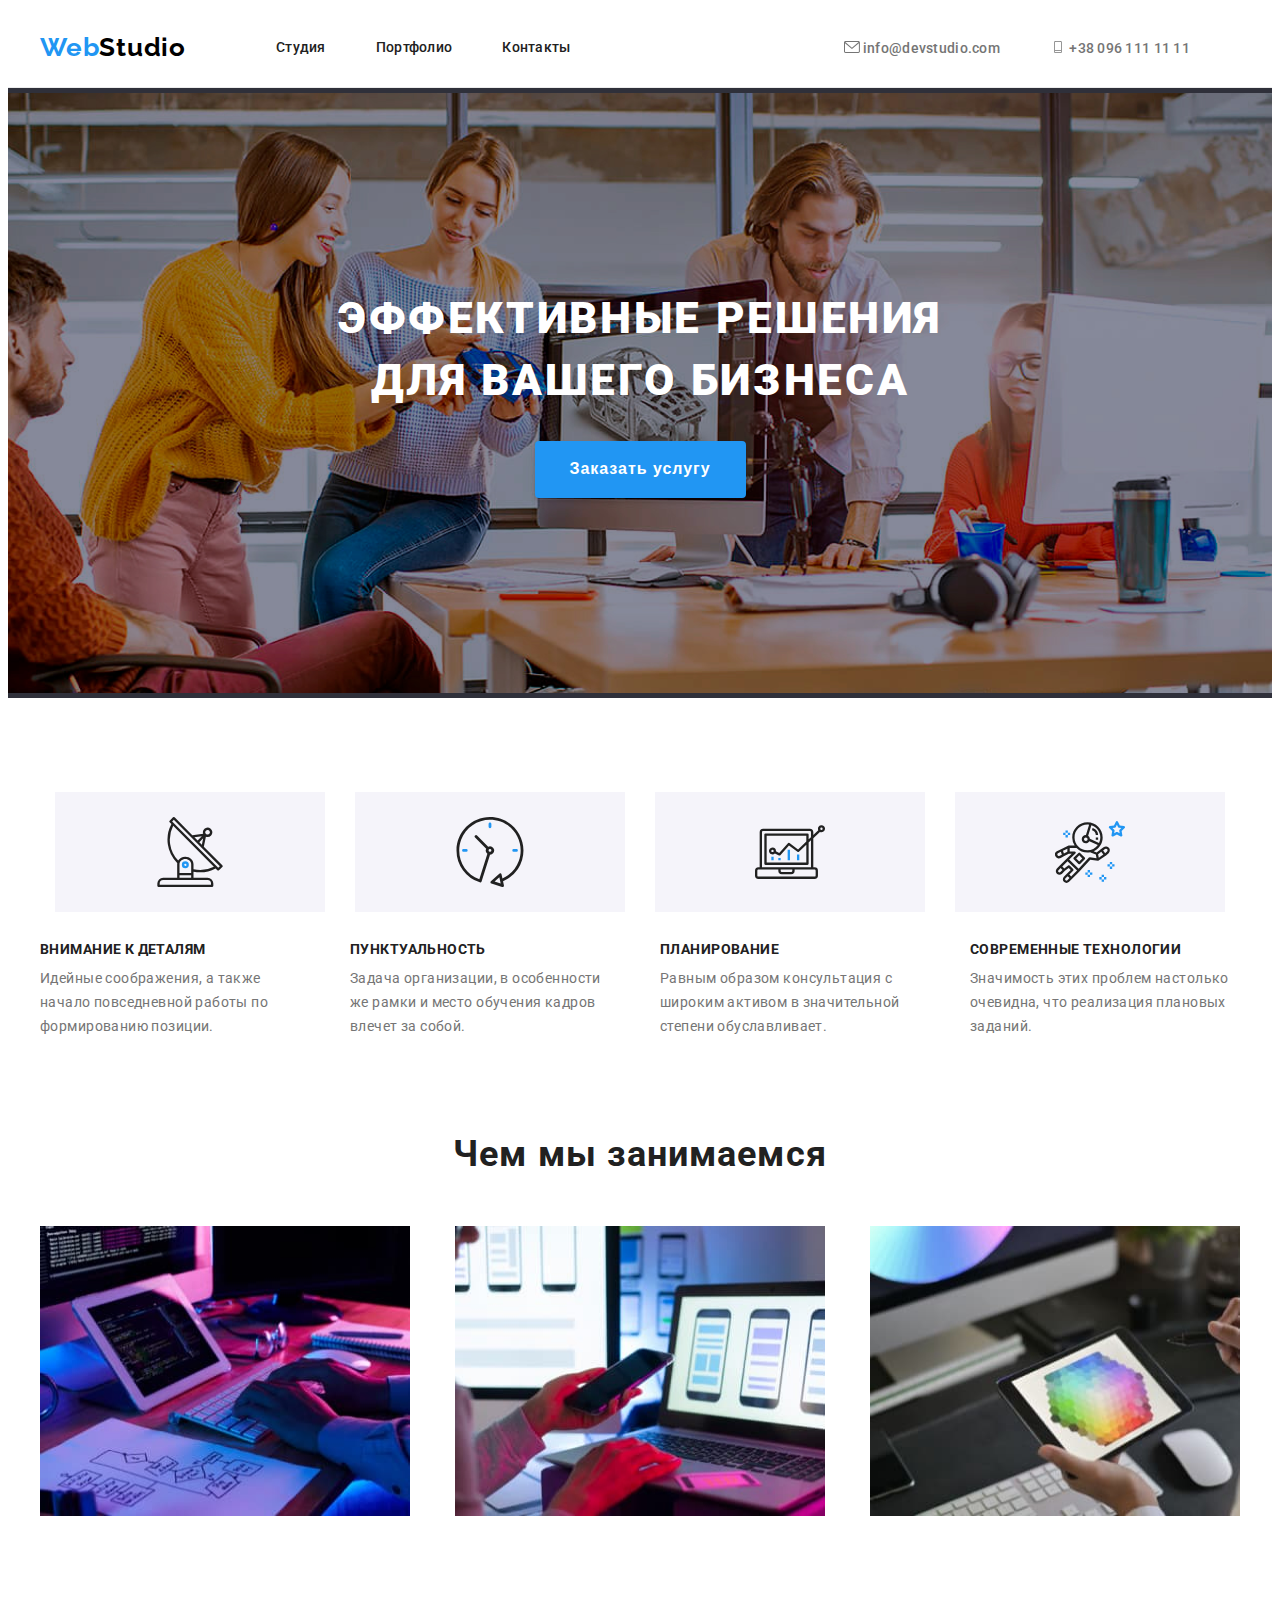
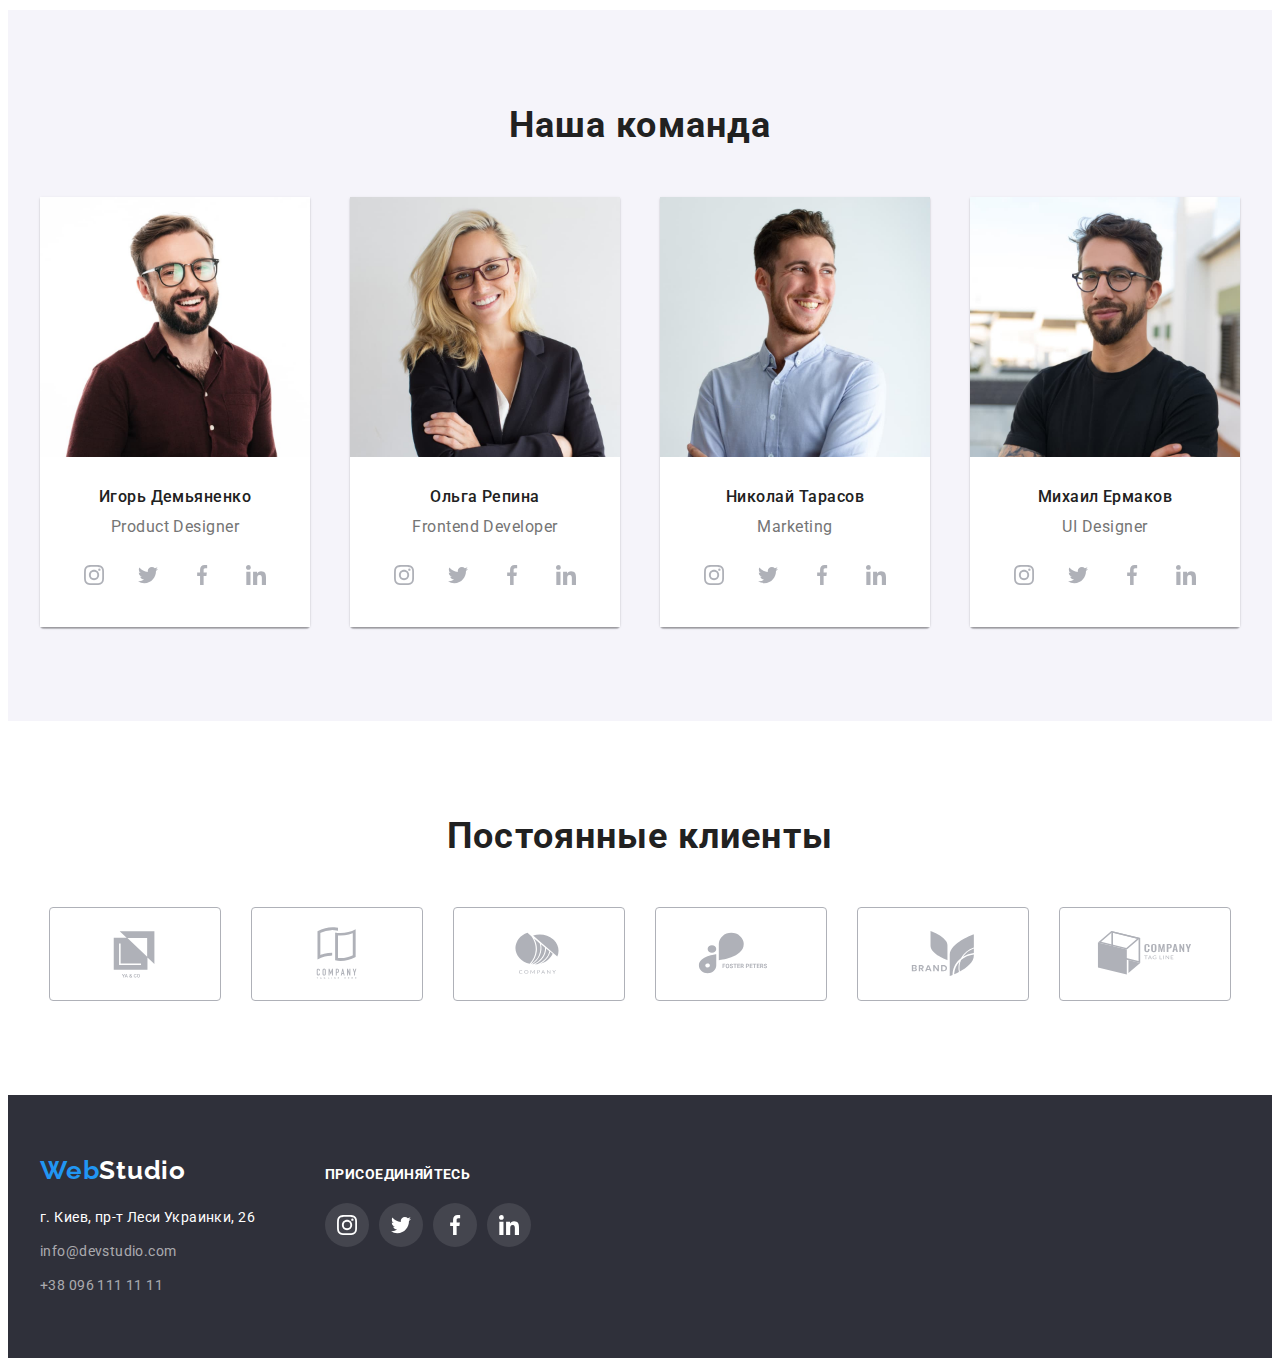
<file: index.html>
<!DOCTYPE html>
<html lang="ru">
<head>
    <meta charset="UTF-8">
    <meta http-equiv="X-UA-Compatible" content="IE=edge">
    <meta name="viewport" content="width=device-width, initial-scale=1.0">
    <title> WebStudio | Студия </title>
   
   
    <!-- Google Fonts start -->
    
    <link rel="preconnect" href="https://fonts.googleapis.com">
    <link rel="preconnect" href="https://fonts.gstatic.com" crossorigin>
    <link href="https://fonts.googleapis.com/css2?family=Raleway:wght@700&family=Roboto:wght@400;500;700;900&display=swap"
        rel="stylesheet">
    
    <!-- Google Fonts end -->

    <!-- Modern Normalise start -->

    <link rel="stylesheet" href="https://cdnjs.cloudflare.com/ajax/libs/modern-normalize/1.1.0/modern-normalize.min.css"
        integrity="sha512-wpPYUAdjBVSE4KJnH1VR1HeZfpl1ub8YT/NKx4PuQ5NmX2tKuGu6U/JRp5y+Y8XG2tV+wKQpNHVUX03MfMFn9Q=="
        crossorigin="anonymous" referrerpolicy="no-referrer" />

    <!-- Moder Normalise end -->
   
    <link rel="stylesheet" href="./css/styles.css">

</head>

<body class="body">
                <!-- Header Section -->
    <header class="header">
        <div class="container  header-container">
        <a href="" class="header-logo">Web<span class="header-logo-studio">Studio</span></a>
        <nav class="header-nav ">
            <ul class="header-list-flex">
                <li class="header-item header-studio">
                    <a href="index.html" class="header-link"> Студия </a>
                </li>
                <li class="header-item ">
                    <a href="portfolio.html" class="header-link"> Портфолио </a>
                </li>
                <li class="header-item">
                    <a href="" class="header-link"> Контакты </a>
                </li>
            </ul>            
        </nav>
 <ul class="header-list"> 
        <li>
            <a href="mailto:info@devstudio.com" class="header-contacts header-link">
                <svg class="header-icon" width="16" height="12">
                    <use href="./images/icons.svg#envelope">
                    </use>
                </svg> 
                info@devstudio.com 
                </a>
        </li>
        
        <li>
            <a href="tel:+380961111111" class="header-contacts header-link">
                <svg class="header-icon" width="16" height="12" >
                    <use href="./images/icons.svg#phone">
                    </use>
                </svg>
                +38 096 111 11 11
            </a>
        </li>
</ul>
    </div>
    </header>
                <!-- Main Section -->
    <main>
                <!-- Hero-Section -->
        <section class="hero-section hero-img ">
            <div class="container hero-container">
            <h1 class="hero-title hero-container"> Эффективные решения <br>для вашего бизнеса </h1>
            <button type="button" class="hero-btn"> Заказать услугу </button>
            </div>
        </section>
                <!-- Underbox -->
      <section class="underbox section">
    <div class="container">

         <ul class="underbox-icon-list">
            <li class="uderbox-icon-item">
                <div class="underbox-link">
            <svg class="underbox-icon" width="70" height="70">
                <use href="./images/icons.svg#antenna">

                </use>
            </svg>
        </div>
            </li>

                  
                       <li class="uderbox-icon-item">
                          <div class="underbox-link">
                               <svg class="underbox-icon" width="70" height="70">
                               <use href="./images/icons.svg#clock">
            
                                   </use>
                           </svg>
                        </div>
                </li>
                
                    <li class="uderbox-icon-item">
                        <div class="underbox-link">
                            <svg class="underbox-icon" width="70" height="70">
                                <use href="./images/icons.svg#diagram">
                
                                </use>
                            </svg>
                        </div>
                    </li>

                  <li class="uderbox-icon-item">
                     <div class="underbox-link">
                          <svg class="underbox-icon" width="70" height="70">
                              <use href="./images/icons.svg#astronaut">
               
                              </use>
                          </svg>
                        </div>
               </li>
         </ul>
        <ul class="underbox-list underbox-flex">
        <li class="underbox-item" >
            <h3 class="underbox-title">
                 Внимание к деталям
            </h3>
            <p class="underbox-text"> 
                Идейные соображения, а также начало повседневной работы по 
                формированию позиции.

            </p>
        </li>
        <li class="underbox-item">
            <h3 class="underbox-title">
            Пунктуальность
            </h3>
            <p class="underbox-text">
               Задача организации, в особенности же 
               рамки и место обучения кадров влечет за собой.
            </p>
        </li>
        <li class="underbox-item">
            <h3 class="underbox-title">
                Планирование
            </h3>
            <p class="underbox-text">
              Равным образом консультация с широким активом
               в значительной степени обуславливает.
            </p>
        </li>
        <li class="underbox-item">
            <h3 class="underbox-title">
            Современные технологии
            </h3>
            <p class="underbox-text">
             Значимость этих проблем настолько очевидна,
             что реализация плановых заданий.
            </p>
        </li>
    </ul>
    </div>
        </section>
                <!-- Box Section -->
        <section class="box-section section">
            <div class="container">
            <h2 class="box-section-title"> Чем мы занимаемся </h2>
            <ul class="card-set">
                <li class="card-ser-item">
                    <img src="images/box/box1.jpg"  alt="компьютер" width="370" height="290">
                </li>
                <li class="card-set-item">
                    <img src="images/box/box2.jpg"  alt="компьютер и телефон" width="370" height="290">
                </li>
                <li class="card-set-item">
                    <img src="images/box/box3.jpg"  alt="компьютер и планшет" width="370" height="290">
                </li>
            </ul>
            </div>
        </section>
                <!-- Team Section -->
<section class="team-section section">
    <div class="container">
    <h2 class="team-section-h2title">Наша команда</h2>
<ul class="team-section-list team-section-flex-list">
    <li class="team-shadow team-item">
        <img src="images/team/img1.jpg" alt="участник команды" width="270"  >
        <div class="team-wrap team-back">
             <h3 class="team-section-h3title">Игорь Демьяненко</h3>
             <p class="team-section-text">Product Designer</p>
             <ul class="social-team-list">
                <li class="social-team-item">
                    <a
                    class="social-team-link" 
                    href="" 
                    target="_blank" 
                    rel="noopener noreferrer" 
                    aria-label="instagram"
                    >
                        <svg class="social-team-icon" width="20" height="20">
                            <use href="./images/icons.svg#instagram ">
                        
                            </use>
                        </svg>
                    </a>
                </li>
                <li class="social-team-item">
                    <a
                    class="social-team-link"  
                    href=""
                    target="_blank" 
                    rel="noopener noreferrer" 
                    aria-label="twitter"
                    >
                        <svg class="social-team-icon" width="20" height="20">
                            <use href="./images/icons.svg#twitter ">
                        
                            </use>
                        </svg>
                    </a>
                </li>
                <li class="social-team-item">
                    <a
                    class="social-team-link" 
                    href=""
                    target="_blank" 
                    rel="noopener noreferrer" 
                    aria-label="facebook"
                    >
                    <svg class="social-team-icon" width="20" height="20">
                        <use href="./images/icons.svg#facebook ">

                        </use>
                    </svg>
                    </a>
                </li>
                <li class="social-team-item">
                    <a
                    class="social-team-link" 
                    href=""
                    target="_blank" 
                    rel="noopener noreferrer" 
                    aria-label="linkedin"
                    >
                        <svg  class="social-team-icon" width="20" height="20">
                             <use href="./images/icons.svg#linkedin ">
                         
                             </use>
                         </svg>
                    </a>
                </li>
             </ul>
        </div>
    </li>
    <li class="team-shadow team-item">
        <img src="images/team/img2.jpg" alt="участник команды" width="270"  >
        <div class="team-wrap team-back">
             <h3 class="team-section-h3title">Ольга Репина</h3>
             <p class="team-section-text">Frontend Developer</p>
             <ul class="social-team-list">
                            <li class="social-team-item">
                                <a class="social-team-link" href="" target="_blank" rel="noopener noreferrer" aria-label="instagram">
                                    <svg class="social-team-icon" width="20" height="20">
                                        <use href="./images/icons.svg#instagram ">
                        
                                        </use>
                                    </svg>
                                </a>
                            </li>
                            <li class="social-team-item">
                                <a class="social-team-link" href="" target="_blank" rel="noopener noreferrer" aria-label="twitter">
                                    <svg class="social-team-icon" width="20" height="20">
                                        <use href="./images/icons.svg#twitter ">
                        
                                        </use>
                                    </svg>
                                </a>
                            </li>
                            <li class="social-team-item">
                                <a class="social-team-link" href="" target="_blank" rel="noopener noreferrer" aria-label="facebook">
                                    <svg class="social-team-icon" width="20" height="20">
                                        <use href="./images/icons.svg#facebook ">
                        
                                        </use>
                                    </svg>
                                </a>
                            </li>
                            <li class="social-team-item">
                                <a class="social-team-link" href="" target="_blank" rel="noopener noreferrer" aria-label="linkedin">
                                    <svg class="social-team-icon" width="20" height="20">
                                        <use href="./images/icons.svg#linkedin ">
                        
                                        </use>
                                    </svg>
                                </a>
                            </li>
             </ul>
        </div>
    </li>
    <li class="team-shadow team-item">
        <img src="images/team/img3.jpg" alt="участник команды" width="270"  >
        <div class="team-wrap team-back ">
             <h3 class="team-section-h3title">Николай Тарасов</h3>
             <p class="team-section-text">Marketing</p>
             <ul class="social-team-list">
                <li class="social-team-item">
                    <a
                    class="social-team-link" 
                    href="" 
                    target="_blank" 
                    rel="noopener noreferrer" 
                    aria-label="instagram"
                    >
                        <svg class="social-team-icon" width="20" height="20">
                            <use href="./images/icons.svg#instagram ">
                        
                            </use>
                        </svg>
                    </a>
                </li>
                <li class="social-team-item">
                    <a
                    class="social-team-link"  
                    href=""
                    target="_blank" 
                    rel="noopener noreferrer" 
                    aria-label="twitter"
                    >
                        <svg class="social-team-icon" width="20" height="20">
                            <use href="./images/icons.svg#twitter ">
                        
                            </use>
                        </svg>
                    </a>
                </li>
                <li class="social-team-item">
                    <a
                    class="social-team-link" 
                    href=""
                    target="_blank" 
                    rel="noopener noreferrer" 
                    aria-label="facebook"
                    >
                    <svg class="social-team-icon" width="20" height="20">
                        <use href="./images/icons.svg#facebook ">

                        </use>
                    </svg>
                    </a>
                </li>
                <li class="social-team-item">
                    <a
                    class="social-team-link" 
                    href=""
                    target="_blank" 
                    rel="noopener noreferrer" 
                    aria-label="linkedin"
                    >
                        <svg  class="social-team-icon" width="20" height="20">
                             <use href="./images/icons.svg#linkedin ">
                         
                             </use>
                         </svg>
                    </a>
                </li>
             </ul>
        </div>
    </li>
    <li class="team-shadow team-item">
        <img src="images/team/img4.jpg" alt="участник команды" width="270"  >
        <div class="team-wrap team-back">
             <h3 class="team-section-h3title">Михаил Ермаков</h3>
             <p class="team-section-text">UI Designer</p>
             <ul class="social-team-list">
                <li class="social-team-item">
                    <a
                    class="social-team-link" 
                    href="" 
                    target="_blank" 
                    rel="noopener noreferrer" 
                    aria-label="instagram"
                    >
                        <svg class="social-team-icon" width="20" height="20">
                            <use href="./images/icons.svg#instagram ">
                        
                            </use>
                        </svg>
                    </a>
                </li>
                <li class="social-team-item">
                    <a
                    class="social-team-link"  
                    href=""
                    target="_blank" 
                    rel="noopener noreferrer" 
                    aria-label="twitter"
                    >
                        <svg class="social-team-icon" width="20" height="20">
                            <use href="./images/icons.svg#twitter ">
                        
                            </use>
                        </svg>
                    </a>
                </li>
                <li class="social-team-item">
                    <a
                    class="social-team-link" 
                    href=""
                    target="_blank" 
                    rel="noopener noreferrer" 
                    aria-label="facebook"
                    >
                    <svg class="social-team-icon" width="20" height="20">
                        <use href="./images/icons.svg#facebook ">

                        </use>
                    </svg>
                    </a>
                </li>
                <li class="social-team-item">
                    <a
                    class="social-team-link" 
                    href=""
                    target="_blank" 
                    rel="noopener noreferrer" 
                    aria-label="linkedin"
                    >
                        <svg  class="social-team-icon" width="20" height="20">
                             <use href="./images/icons.svg#linkedin ">
                         
                             </use>
                         </svg>
                    </a>
                </li>
             </ul>
        </div>
    </li>
</ul>
</div>

</section>
                <!-- Client Section -->
<section class="client-section section">
    <div class="container">
        <h2 class="client-title">Постоянные клиенты</h2>
        <ul class="client-list">
            <li class="client-item">
                <a 
                
                class="client-link"
                href=""
                target="_blank" 
                rel="noopener noreferrer" 
                aria-label="logo"
                >
                <svg class="client-icon" width="106" height="60">
                    <use href="./images/icons.svg#logo-1">
                
                    </use>
                </svg>
                </a>
            </li>
            <li class="client-item">
                <a 
                class="client-link"
                href=""
                target="_blank" 
                rel="noopener noreferrer" 
                aria-label="logo"
                >
                <svg class="client-icon" width="106" height="60">
                    <use href="./images/icons.svg#logo-2">
                
                    </use>
                </svg>
                </a>
            </li>
            <li class="client-item">
                <a 
                class="client-link"
                href=""
                target="_blank" 
                rel="noopener noreferrer" 
                aria-label="logo"
                >
                <svg class="client-icon" width="106" height="60">
                    <use href="./images/icons.svg#logo-3">

                    </use>
                </svg>
                </a>
            </li>
            <li class="client-item">
                <a 
                class="client-link"
                href=""
                target="_blank" 
                rel="noopener noreferrer" 
                aria-label="logo"
                >
                <svg class="client-icon" width="106" height="60">
                    <use href="./images/icons.svg#logo-4">

                    </use>
                </svg>
                </a>
            </li>
            <li class="client-item">
                <a href=""
                class="client-link"
                href=""
                target="_blank" 
                rel="noopener noreferrer" 
                aria-label="logo"
                >
                <svg class="client-icon" width="106" height="60">
                    <use href="./images/icons.svg#logo-5">

                    </use>
                </svg>
                </a>
            </li>
            <li class="client-item">
                <a 
                class="client-link"
                href=""
                target="_blank" 
                rel="noopener noreferrer" 
                aria-label="logo"
                >
                <svg class="client-icon" width="106" height="60">
                    <use href="./images/icons.svg#logo-6">

                    </use>
                </svg>
                </a>
            </li>
        </ul>
    </div>
</section>
    </main>
                <!-- Footer Section -->
    <footer class="footer-section">
 <div class="container footer-container">
    <div>
        <a href="" class="footer-logo">Web<span class="footer-logo-studio">Studio</span></a>
        <address class="footer-address">
            <p class="footer-text " > г. Киев, пр-т Леси Украинки, 26 </p>
            <ul class="footer-list">
                <li class="footer-list-item">
                    <a href="mailto:info@devstudio.com" class="footer-contacts  "> info@devstudio.com </a>
                </li>
                <li class="footer-list-item">
                    <a href="tel:+380961111111" class="footer-contacts "> +38 096 111 11 11 </a>
                </li>
            </ul>
            
        </address>
    </div>

    <div>
    <p class="social-footer-text">присоединяйтесь</p>
    <ul class="social-footer-list">
        <li class="social-footer-item">
                        <a class="social-footer-link" href="" target="_blank" rel="noopener noreferrer" aria-label="instagram">
                            <svg class="social-footer-icon" width="20" height="20">
                                <use href="./images/icons.svg#instagram ">
                
                                </use>
                            </svg>
                        </a>
                    </li>
                    <li class="social-footer-item">
                        <a class="social-footer-link" href="" target="_blank" rel="noopener noreferrer" aria-label="twitter">
                            <svg class="social-footer-icon" width="20" height="20">
                                <use href="./images/icons.svg#twitter ">
                
                                </use>
                            </svg>
                        </a>
                    </li>
                    <li class="social-footer-item">
                        <a class="social-footer-link" href="" target="_blank" rel="noopener noreferrer" aria-label="facebook">
                            <svg class="social-footer-icon" width="20" height="20">
                                <use href="./images/icons.svg#facebook ">
                
                                </use>
                            </svg>
                        </a>
                    </li>
                    <li class="social-footer-item">
                        <a class="social-footer-link" href="" target="_blank" rel="noopener noreferrer" aria-label="linkedin">
                            <svg class="social-footer-icon" width="20" height="20">
                                <use href="./images/icons.svg#linkedin ">
                
                                </use>
                            </svg>
                        </a>
                    </li>
    </ul>
    </div>

 </div>
    </footer>

</body>

</html>
</file>
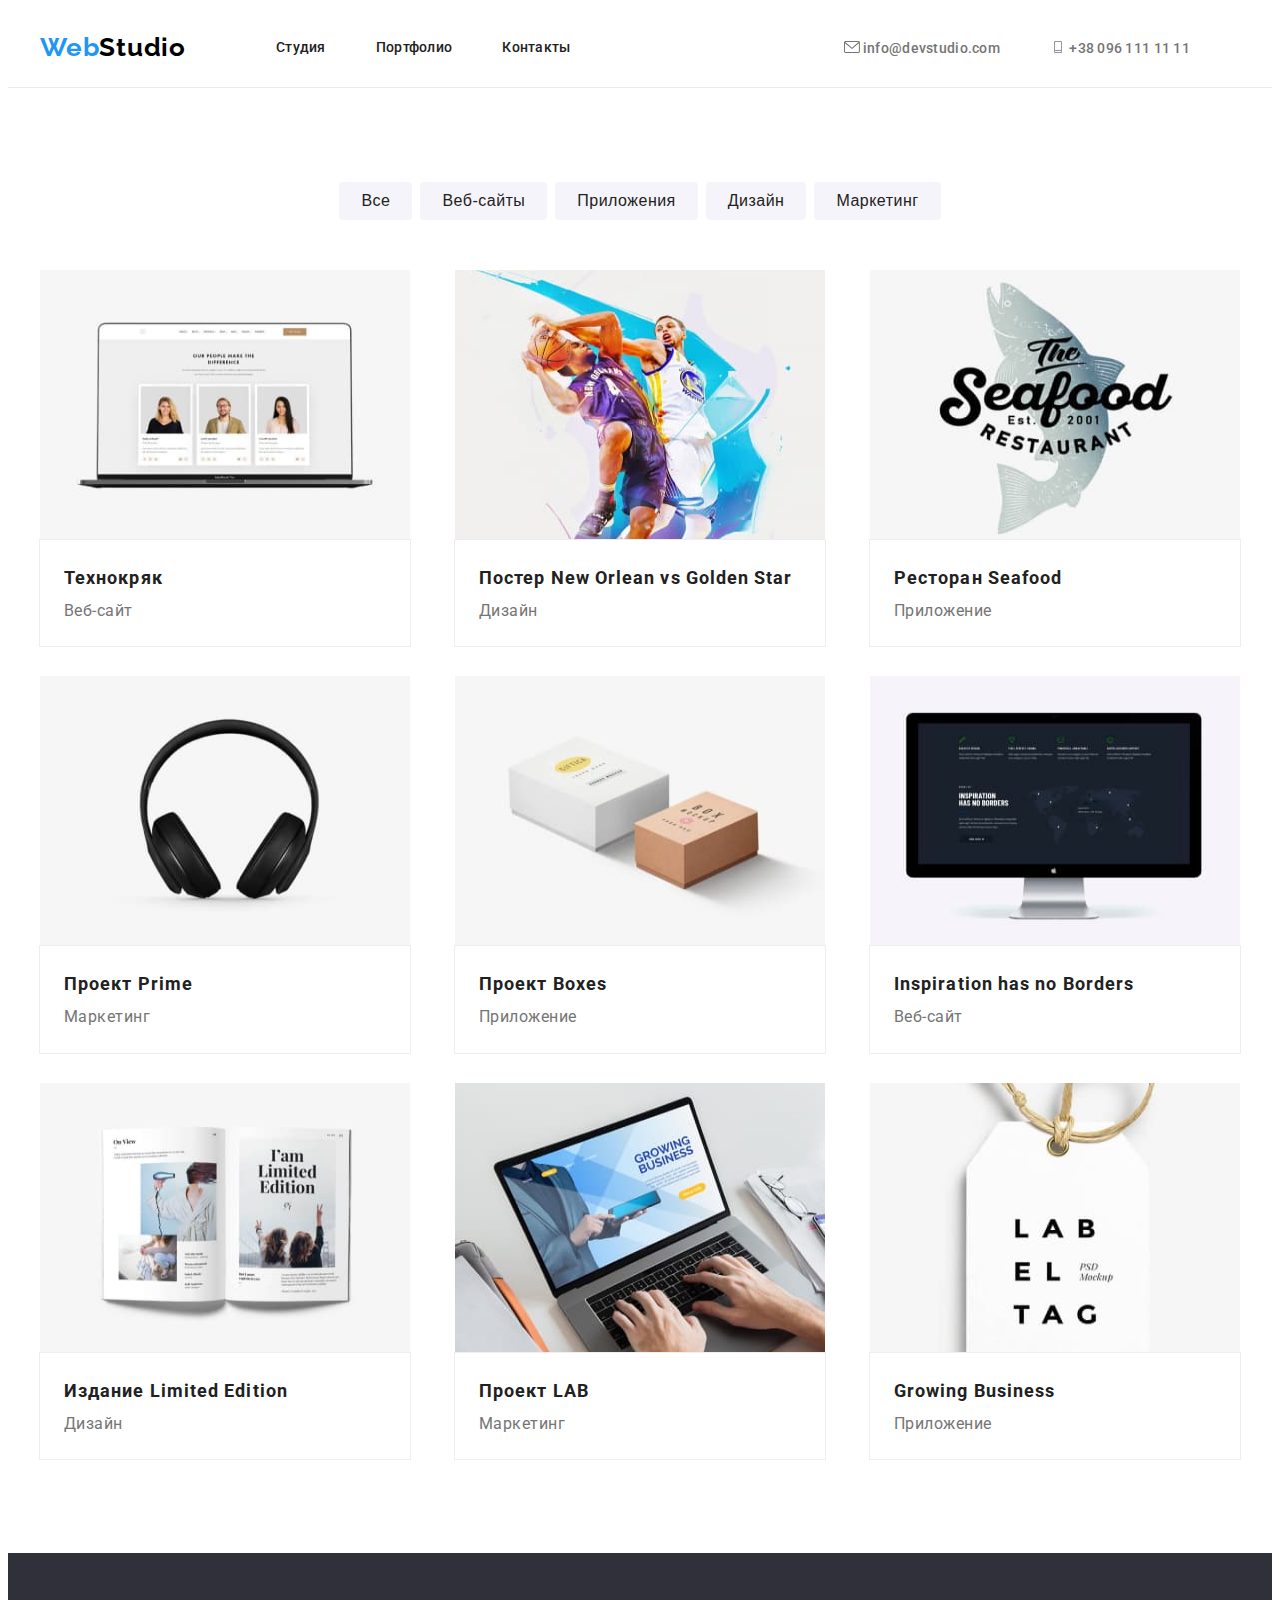
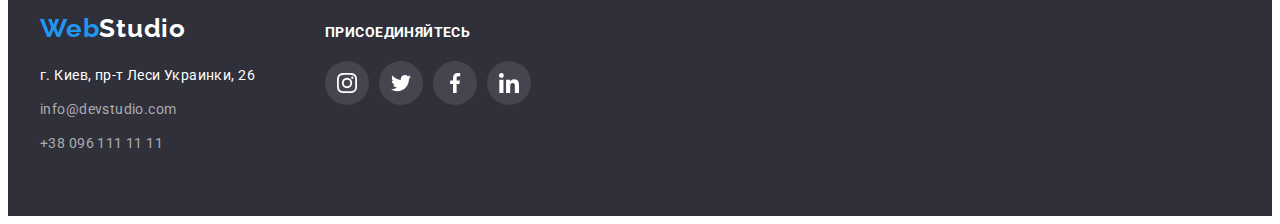
<file: portfolio.html>
<!DOCTYPE html>
<html lang="ru">
<head>
    <meta charset="UTF-8">
    <meta http-equiv="X-UA-Compatible" content="IE=edge">
    <meta name="viewport" content="width=device-width, initial-scale=1.0">
    <title> WebStudio | Портфолио </title>
    

    <!-- Google Fonts start -->
    
    <link rel="preconnect" href="https://fonts.googleapis.com">
    <link rel="preconnect" href="https://fonts.gstatic.com" crossorigin>
    <link href="https://fonts.googleapis.com/css2?family=Raleway:wght@700&family=Roboto:wght@400;500;700;900&display=swap"
        rel="stylesheet">

    <!-- Google Fonts end -->

    <!-- Modern Normalise start -->
    
    <link rel="stylesheet" href="https://cdnjs.cloudflare.com/ajax/libs/modern-normalize/1.1.0/modern-normalize.min.css"
        integrity="sha512-wpPYUAdjBVSE4KJnH1VR1HeZfpl1ub8YT/NKx4PuQ5NmX2tKuGu6U/JRp5y+Y8XG2tV+wKQpNHVUX03MfMFn9Q=="
        crossorigin="anonymous" referrerpolicy="no-referrer" />
    
    <!-- Moder Normalise end -->

    <link rel="stylesheet" href="./css/styles.css">

</head>
<body class="body">

<header class="header">
    <div class="container header-container">
        <a href="" class="header-logo">Web<span class="header-logo-studio">Studio</span></a>
        <nav class="header-nav">
            <ul class="header-list-flex">
                <li class="header-item">
                     <a href="index.html" class="header-link"> Студия </a>
                </li>
                <li class="header-item header-portfolio">
                     <a href="portfolio.html" class="header-link"> Портфолио </a>
                </li>
                <li class="header-item">
                     <a href="" class="header-link"> Контакты </a>
                </li>
            </ul>
        </nav>

<ul class="header-list">
    <li>
        <a href="mailto:info@devstudio.com" class="header-contacts header-link">
            <svg class="header-icon " width="16" height="12">
                <use href="/images/icons.svg#envelope">
                </use>
            </svg>
            info@devstudio.com
        </a>
    </li>

    <li>
        <a href="tel:+380961111111" class="header-contacts header-link">
            <svg class="header-icon" width="16" height="12">
                <use href="/images/icons.svg#phone">
                </use>
            </svg>
            +38 096 111 11 11
        </a>
    </li>
</ul>
    </div>
</header>

<!-- Main Content -->
<main>
    
    <section class="section">
        <div class="container">
        <!-- Portfolio Button List -->
        <ul class="prtf-btn-list button-flexbox">
            <li class="btn-list-item">
                <button class="btn-prtf "  type="button">Все</button>
            </li>
            <li class="btn-list-item">
                <button class="btn-prtf "  type="button">Веб-сайты</button>
            </li>
            <li class="btn-list-item">
                <button class="btn-prtf "  type="button">Приложения</button>
            </li>
            <li class="btn-list-item">
                <button class="btn-prtf "  type="button">Дизайн</button>
            </li>
            <li class="btn-list-item">
                <button class="btn-prtf "  type="button">Маркетинг</button>
            </li>
        </ul>
        <!-- Portfolio Interective Images List -->
        <ul class="prtf-ii-list card-set">
            <li class="card-set-items prtf-ii-link">
                <a href="">
                    <img src="images/portfol-box/potfol-box1.jpg" alt="ноутбук" width="370" height="270"  >
                    <div class="prtf-ii-flexbox">
                        <h3 class="prtf-ii-title">Технокряк</h3>
                        <p class="prtf-ii-text">Веб-сайт</p>
                    </div>
                </a>     
            </li>
            <li class="card-set-items prtf-ii-link">
                <a href="">
                    <img src="images/portfol-box/portfol-box2.jpg" alt="баскетболисты" width="370" height="270" >
                    <div class="prtf-ii-flexbox">    
                        <h3 class="prtf-ii-title">Постер New Orlean vs Golden Star</h3>
                        <p class="prtf-ii-text">Дизайн</p>
                    </div>
                </a>     
            </li>
            <li class="card-set-items prtf-ii-link">
                <a href="">
                    <img src="images/portfol-box/portfol-box3.jpg" alt="логотип ресторана" width="370" height="270" >
                    <div class="prtf-ii-flexbox">
                        <h3 class="prtf-ii-title">Ресторан Seafood</h3>
                        <p class="prtf-ii-text">Приложение</p>
                    </div>
                </a>    
            </li>
            <li class="card-set-items prtf-ii-link">
                <a href="">
                    <img src="images/portfol-box/portfol-box4.jpg" alt="наушники" width="370" height="270" >
                    <div class="prtf-ii-flexbox">
                        <h3 class="prtf-ii-title">Проект Prime</h3>
                        <p class="prtf-ii-text">Маркетинг</p>
                    </div>
                </a>
            </li>
            <li class="card-set-items prtf-ii-link">
                <a href="">
                    <img src="images/portfol-box/portfol-box5.jpg" alt="коробки" width="370" height="270" >
                    <div class="prtf-ii-flexbox">
                        <h3 class="prtf-ii-title">Проект Boxes</h3>
                        <p class="prtf-ii-text">Приложение</p>
                    </div>
                </a>
            </li>
            <li class="card-set-items prtf-ii-link">
                <a href="">
                    <img src="images/portfol-box/portfol-box6.jpg" alt="экран монитора" width="370" height="270" >
                    <div class="prtf-ii-flexbox"> 
                        <h3 class="prtf-ii-title">Inspiration has no Borders</h3>
                        <p class="prtf-ii-text">Веб-сайт</p>
                    </div>
                </a>

            </li>
            <li class="card-set-items prtf-ii-link">
                <a href="">
                    <img src="images/portfol-box/portfol-box7.jpg" alt="книга" width="370" height="270" >
                    <div class="prtf-ii-flexbox">  
                        <h3 class="prtf-ii-title">Издание Limited Edition</h3>
                        <p class="prtf-ii-text">Дизайн</p>
                    </div>
                </a>
                    
            </li>
            <li class="card-set-items prtf-ii-link">
                <a href="">
                    <img src="images/portfol-box/portfol-box8.jpg" alt="бирка" width="370" height="270" >
                    <div class="prtf-ii-flexbox">  
                        <h3 class="prtf-ii-title">Проект LAB</h3>
                        <p class="prtf-ii-text">Маркетинг</p>
                    </div>
                </a>
            </li>
            <li class="card-set-items prtf-ii-link">
                <a href="">
                    <img src="images/portfol-box/portfol-box9.jpg" alt="ноутбук" width="370" height="270" >
                    <div class="prtf-ii-flexbox">
                        <h3 class="prtf-ii-title">Growing Business</h3>
                        <p class="prtf-ii-text">Приложение</p>
                </a>
                    </div>
            </li>
        </ul>
    </div>
    </section>
</main>

    <footer class="footer-section">
        <div class="container footer-container">
            <div>
                <a href="" class="footer-logo">Web<span class="footer-logo-studio">Studio</span></a>
                <address class="footer-address">
                    <p class="footer-text "> г. Киев, пр-т Леси Украинки, 26 </p>
                    <ul class="footer-list">
                        <li class="footer-list-item">
                            <a href="mailto:info@devstudio.com" class="footer-contacts  "> info@devstudio.com </a>
                        </li>
                        <li class="footer-list-item">
                            <a href="tel:+380961111111" class="footer-contacts "> +38 096 111 11 11 </a>
                        </li>
                    </ul>
    
                </address>
            </div>
    <!-- Social Footer Icons -->
            <div>
                <p class="social-footer-text">присоединяйтесь</p>
                <ul class="social-footer-list">
                    <li class="social-footer-item">
                        <a class="social-footer-link" href="" target="_blank" rel="noopener noreferrer"
                            aria-label="instagram">
                            <svg class="social-footer-icon" width="20" height="20">
                                <use href="./images/icons.svg#instagram ">
    
                                </use>
                            </svg>
                        </a>
                    </li>
                    <li class="social-footer-item">
                        <a class="social-footer-link" href="" target="_blank" rel="noopener noreferrer"
                            aria-label="twitter">
                            <svg class="social-footer-icon" width="20" height="20">
                                <use href="./images/icons.svg#twitter ">
    
                                </use>
                            </svg>
                        </a>
                    </li>
                    <li class="social-footer-item">
                        <a class="social-footer-link" href="" target="_blank" rel="noopener noreferrer"
                            aria-label="facebook">
                            <svg class="social-footer-icon" width="20" height="20">
                                <use href="./images/icons.svg#facebook ">
    
                                </use>
                            </svg>
                        </a>
                    </li>
                    <li class="social-footer-item">
                        <a class="social-footer-link" href="" target="_blank" rel="noopener noreferrer"
                            aria-label="linkedin">
                            <svg class="social-footer-icon" width="20" height="20">
                                <use href="./images/icons.svg#linkedin ">
    
                                </use>
                            </svg>
                        </a>
                    </li>
                </ul>
            </div>
    
        </div>
    </footer>

</body>
</html>
</file>
<file: css/styles.css>
/* General */

:root {
    --title-color:  #212121;;
    --text-color: #757575;
    --main-background-color: #2F303A;
    --blue-color-text: #2196F3;
    --black-color-text: #000000;
    --secondary-background-color: #E5E5E5;
    --team-background-color: #F5F4FA;
    --pure-white-color: #FFFFFF;
    --another-white-color: #ECECEC;
    --logo-color--:#AFB1B8;

  /* formula */

  --indent: 30px ;
  --items: 4 ;

}


/* others */

.body {
        font-family: 'Roboto', sans-serif;
}

.container {
    width: 1200px;
    padding-right: 15px;
    padding-left: 15px;
    margin-right: auto;
    margin-left: auto;

    /* outline: red 2px solid; */
}

.card-set {
    display: flex;
    flex-wrap: wrap;
    gap: var(--indent);
    justify-content: space-between;
}

.card-set-items {
flex-basis: calc (100% - var(--indent) * (var(--items) - 1) / var(--items));
}


.section{
    padding:94px 0px
}

/* reset styles */

img {
    display: block;
}

h1,h2,h3,h4,h5,h6,p {
    margin: 0;
}

a {
    text-decoration-line: none;
    color: currentColor;
}


ul {
 list-style: none;
    padding: 0;
        margin: 0;
}

h2 {
    margin-bottom: 50px;
}

/* .link {
    text-decoration:  none;
    color: currentColor;
} */

/* Header */

.header{ 
    background-color: var(--pure-white-color);
    padding-top: 24px;
    padding-bottom: 24px;
    border-bottom: 1px solid #ECECEC;
    
}

.header-container {
 display: flex;
 align-items: center;
}

.header-logo {
    font-family: 'Raleway';
    font-style: normal;
    font-weight: 700;
    font-size: 26px;
    line-height: 1.2;
    letter-spacing: 0.03em;
    color: var(--blue-color-text);
    margin-right: 90px;
}

.header-nav {
    margin-right: auto;
}

.header-list-flex {
    display: flex;
}

.header-logo-studio{
    color: var(--black-color-text);
}

.header-studio {
    color: var(--blue-color-text);
}

.header-portfolio {
 color: var(--blue-color-text);
}

.header-item:hover,
.header-link:focus {
    color: var(--blue-color-text);
}

.header-item{
    
    font-style: normal;
    font-weight: 500;
    font-size: 14px;
    line-height: 1.14;
    letter-spacing: 0.02em;
    color: var(--title-color);
    margin-right: 50px;
}

.header-item:last-child {
    margin-right: 0;
}

.header-list {
    display: flex;
}

.header-contacts {
    
    font-style: normal;
    font-weight: 500;
    font-size: 14px;
    line-height: 1.14;
    letter-spacing: 0.02em;
    color: var(--text-color);
    margin-right: 50px;

}



.header-contacts:hover,
.header-contacts:focus{
     color: var(--blue-color-text);
}


/* Main(Index.HTML)*/
/* Hero-Section */

.hero-container {
    display: flex;
    justify-content: center;
    align-items: center;
    flex-direction: column;


}

.hero-section {
    background: var(--main-background-color);
    padding: 200px 0;
}

.hero-img {
        background-image: url(../images/hero-img/Img.png);
            background-repeat: no-repeat;
            background-position: center;
            margin-right: auto;
            margin-left: auto;

}

.hero-title {
    
    font-style: normal;
    font-weight: 900;
    font-size: 44px;
    line-height: 1.4;
    text-transform: uppercase;
    color: var(--pure-white-color);
    text-align: center;
    letter-spacing: 0.06em;
    margin-bottom: 30px;
    

}
.hero-btn {
    
    font-style: normal;
    font-weight: 700;
    font-size: 16px;
    line-height: 1.9;
    color: var(--pure-white-color);
    background: var(--blue-color-text);
    cursor: pointer;
    letter-spacing: 0.06em;

    box-shadow: 0px 4px 4px rgba(0, 0, 0, 0.15);
    border-radius: 4px;
    border: #2196F3 solid;
    padding: 10px 32px;
    
    
}
/* Underbox */

.underbox {
    background: var(--pure-white-color);
}

.underbox-flex {
    display: flex;
    align-items:baseline;
    gap: 30px;
    justify-content: space-between;
}


.underbox-item {
    width: 270px; 
}

.underbox-title {
    margin-bottom: 10px;
}

.underbox-list .underbox-title {
    
    font-style: normal;
    font-weight: 700;
    font-size: 14px;
    line-height: 1.1;
    letter-spacing: 0.03em;
    text-transform: uppercase;    
    color: var(--title-color);
}

.underbox-list .underbox-text{
    
    font-style: normal;
    font-weight: 400;
    font-size: 14px;
    line-height: 1.7;
    letter-spacing: 0.03em;
    color: var(--text-color);
}
/* Box Section */

.box-section {
    background: var(--pure-white-color) ;
    padding-top: 0px;
}


.box-section-title{
    
    font-style: normal;
    font-weight: 700;
    font-size: 36px;
    line-height: 1.2;
    text-align: center;
    letter-spacing: 0.03em;
    color: var(--title-color);

}
/* Team Section */

.team-section {
    background: var(--team-background-color);
}
.team-wrap {
    padding-top: 30px;
    padding-bottom: 30px;
    padding-left: 5px;
    padding-right: 5px;
    
}

.team-back{
    background-color: var(--pure-white-color);
}
.team-section-flex-list{
    display: flex;
    flex-wrap: wrap;
    gap: 30px;
    justify-content: space-between;
}
.team-item {
    flex-basis: calc (100% - var(--indent) * (var(--items) - 1 ) / var(--items));
}
.team-shadow {

    box-shadow: 
    0px 1px 3px rgba(0, 0, 0, 0.12),
    0px 1px 1px rgba(0, 0, 0, 0.14), 
    0px 2px 1px rgba(0, 0, 0, 0.2);
    border-radius: 0px 0px 4px 4px;
}
.team-section-h2title {
    
    font-style: normal;
    font-weight: 700;
    font-size: 36px;
    line-height: 1.2;
    text-align: center;
    letter-spacing: 0.03em;
    color: var(--title-color);
}

.team-section-h3title {
    padding-bottom: 10px;
}

.team-section-list  .team-section-h3title{
    
    font-style: normal;
    font-weight: 500;
    font-size: 16px;
    line-height: 1.25;
    text-align: center;
    letter-spacing: 0.03em;
    color: var(--title-color);
}


.team-section-list  .team-section-text {
    
    font-style: normal;
    font-weight: 400;
    font-size: 16px;
    line-height: 1.25;
    text-align: center;
    letter-spacing: 0.03em;
    color: var(--text-color);

}
.team-section-text {
    margin-bottom: 16px;
}


/* Client Section */

.client-title {
    font-weight: 700;
    font-size: 36px;
    line-height: 42px;
    text-align: center;
    letter-spacing: 0.03em;
    
    color: var(--title-color);
}


/* Portfolio.HTML */
/* Main */
/* < !-- Portfolio Button List --> */

.button-flexbox {
    display: flex;
    flex-direction: row;
    align-items: baseline;
    align-items: center;
    justify-content: center;
    margin-bottom: 50px; 
}

.btn-prtf {
        
        font-weight: 500;
        font-size: 16px;
        line-height: 1.6;
        text-align: center;
        letter-spacing: 0.03em;
        background: var(--team-background-color);
        border-radius: 4px;
        color: var(--title-color);
        cursor: pointer;
        border: 0px;
        padding: 6px 22px;
        
}

.btn-list-item {
    margin-right: 8px;
}

.btn-list-item:last-child {
    margin-right: 0px;
}

.btn-prtf:hover,
.btn-prtf:active,
.btn-prtf:focus {
    color: var(--pure-white-color);
    background: var(--blue-color-text);
    border: var(--blue-color-text) 4px;
    box-shadow: 
    0px 3px 1px rgba(0, 0, 0, 0.1), 
    0px 1px 2px rgba(0, 0, 0, 0.08), 
    0px 2px 2px rgba(0, 0, 0, 0.12);
}

 /* < !-- Portfolio Interective Images List --> */

.prtf-ii-list {
    --items: 9 ; 
}


.prtf-ii-link:hover {
    box-shadow: 
    0px 1px 1px rgba(0, 0, 0, 0.12), 
    0px 4px 4px rgba(0, 0, 0, 0.06), 
    1px 4px 6px rgba(0, 0, 0, 0.16);
}


.prtf-ii-flexbox{
    padding-top: 20px;
    padding-bottom: 20px;
    outline: 1px solid #EEEEEE ;
    padding-right: 24px;
    padding-left: 24px;
}
.prtf-ii-title{
    
    font-style: normal;
    font-weight: 700;
    font-size: 18px;
    line-height: 2;
    letter-spacing: 0.06em;
    color: var(--title-color);
}


.prtf-ii-text {
    
    font-style: normal;
    font-weight: 400;
    font-size: 16px;
    line-height: 1.9;
    letter-spacing: 0.03em;
    color:var(--text-color);
}




/* Footer  */

.footer-section {
    background: var(--main-background-color);
    padding: 60px 0px
}

.footer-container {
    display: flex;
    justify-content: baseline;
    align-items: baseline;
    gap: 70px;
}



.footer-logo {

        font-family: 'Raleway';
            font-style: normal;
            font-weight: 700;
            font-size: 26px;
            line-height: 1.2;
            letter-spacing: 0.03em;
            color: var(--blue-color-text);

}

.footer-logo-studio {
color: var(--pure-white-color);
}



.footer-text {
    
    font-style: normal;
    font-weight: 400;
    font-size: 14px;
    line-height: 1.7;
    letter-spacing: 0.03em;
    color: var(--pure-white-color);
    margin-top: 20px;
    margin-bottom: 10px;
    
}


.footer-contacts {
    
    font-style: normal;
    font-weight: 400;
    font-size: 14px;
    line-height: 1.7;
    letter-spacing: 0.03em;
    color: rgba(255, 255, 255, 0.6);   
}

.footer-list-item {
    margin-bottom: 10px;

}

.footer-list-item:last-child {
    margin-bottom: 0px;
}


.footer-contacts:hover,
.footer-contacts:focus {
    color: var(--blue-color-text);
}

.social-footer-text {
  
    font-weight: 700;
    font-size: 14px;
    line-height: 1.14;
    letter-spacing: 0.03em;
    text-transform: uppercase;
    margin-bottom: 20px;
    
    color: var(--pure-white-color);
}


/* Icons Settings */

/* Social Icons */

.social-team-list {
    display: flex;
    align-items: center;
    justify-content: center;
    gap: 10px;
}

.social-team-link {
    display: flex;
    align-items: center;
    justify-content: center;
    width: 44px;
    height: 44px;
    background-color: var(--pure-white-color);
    border-radius: 50%;

}

.social-team-icon {
    fill: var(--logo-color--);
}

.social-team-link:hover {
    background-color: var(--blue-color-text);

}

.social-team-link:focus {
    background-color: var(--blue-color-text);
}

.social-team-link:focus .social-team-icon{
    fill: var(--pure-white-color);
}

.social-team-link:hover   .social-team-icon {
    fill: var(--pure-white-color);
}

/* Footer Icons */

.social-footer-list {
        display: flex;
            align-items: center;
            justify-content: center;
            gap: 10px;
}

.social-footer-icon {
    fill: var(--pure-white-color);
}

.social-footer-link:hover {
    background-color: var(--blue-color-text);
}

.social-footer-link:focus {
    background-color: var(--blue-color-text);
}



.social-footer-link {
            display: flex;
            align-items: center;
            justify-content: center;
            width: 44px;
            height: 44px;
            background-color: var(--pure-white-color);
            border-radius: 50%;
            background: rgba(255, 255, 255, 0.1);
}

/* Client Icons */

.client-list {
            display: flex;
            align-items: center;
            justify-content: center;
            gap: 30px;
}

.client-icon {
    fill: var(--logo-color--) ;
}

.client-link {
            
            display: flex;
            align-items: center;
            justify-content: center;
            width: 170px;
            height: 92px;
            border: 1px solid #AFB1B8;
            border-radius: 4px;
}


.client-link:hover .client-icon {
    fill: var(--blue-color-text);
}


.client-link:hover {
    border-color: var(--blue-color-text);
}

.client-link:focus .client-icon {
    fill: var(--blue-color-text);
}

.client-link:focus {
    border-color: var(--blue-color-text);
}



/* Underbox Icons */
.underbox-icon-list {
    display: flex;
    align-items: center;
    justify-content: center;
    gap: 30px;
    margin-bottom: 30px;

}
.underbox-link {
    
    display: flex;
    align-items: center;
    justify-content: center;
    width: 270px;
    height: 120px;
    background-color: var(--team-background-color);
}  

/* Header Icons */

.header-icon {
    fill: #757575;
}

.header-icon:hover, :focus {
    fill: var(--blue-color-text);
}


/* --- */
</file>
